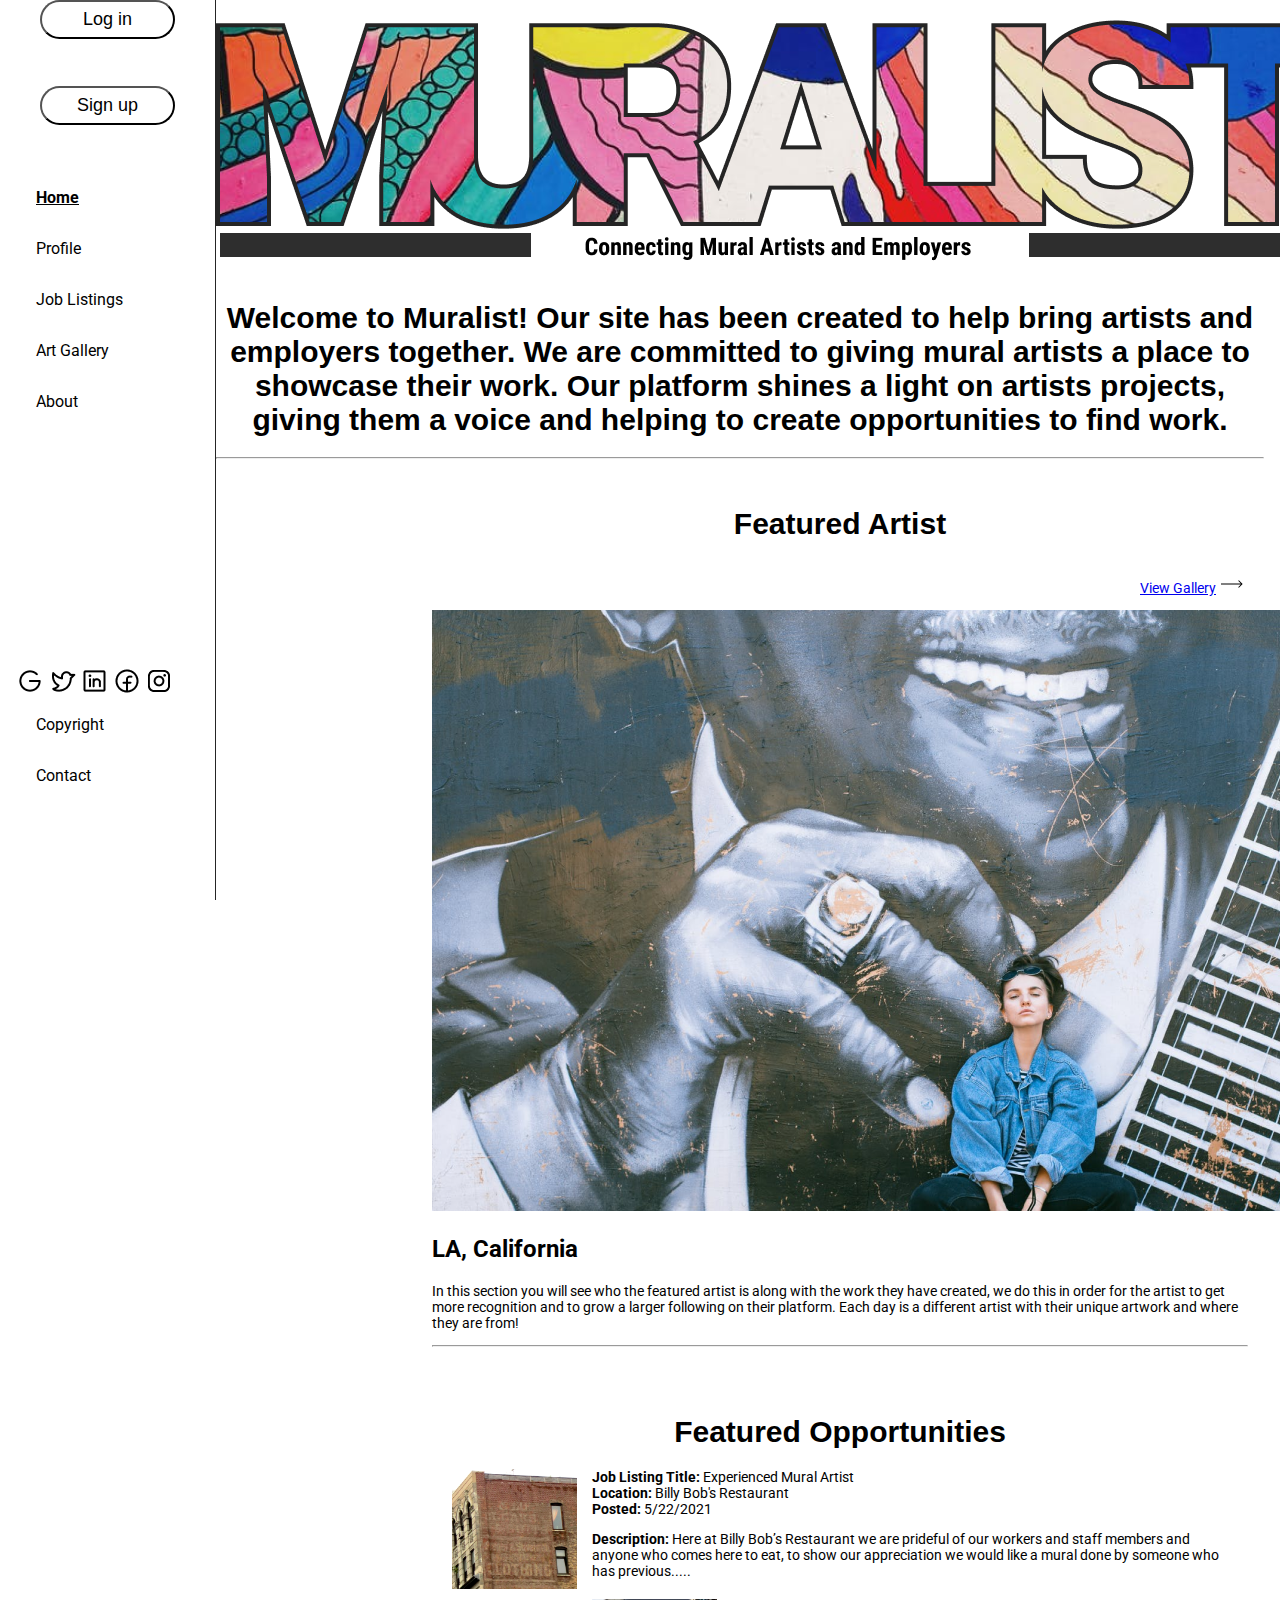
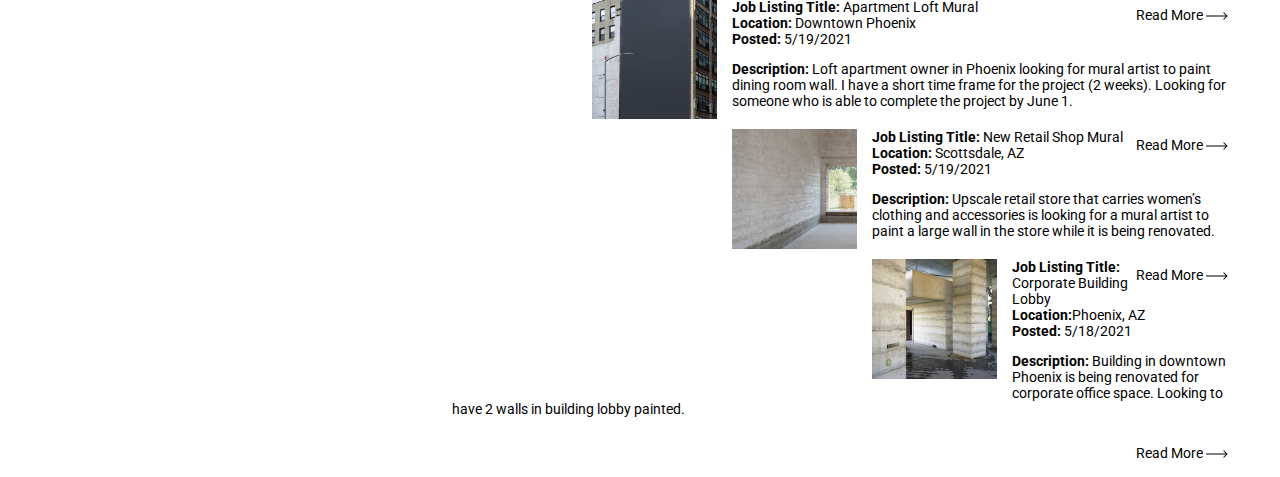
<file: index.html>
<!DOCTYPE html>
<html>
<head>
<meta name="viewport" content="width=device-width, initial-scale=1.0">
<title>Muralist</title>
<link href="https://cdn.jsdelivr.net/npm/bootstrap@5.0.1/dist/css/bootstrap.min.css" rel="stylesheet" integrity="sha384-+0n0xVW2eSR5OomGNYDnhzAbDsOXxcvSN1TPprVMTNDbiYZCxYbOOl7+AMvyTG2x" crossorigin="anonymous">
<link rel="preconnect" href="https://fonts.gstatic.com">
<link href="https://fonts.googleapis.com/css2?family=Roboto:wght@300;400;500;700;900&display=swap" rel="stylesheet"> 
<link rel="stylesheet" href="style.css" type="text/css">
</head>
<body>

<div class="sidebar">
    <button class="button mt-5 mb-3">Log in</button>
    <button class="button mb-3">Sign up</button>
<a class="active" style="margin-left: 20px;" href="#home">Home</a>
      <a style="margin-left: 20px;" href="https://karapage.github.io/muralist/Profile/profile.html">Profile</a>
      <a style="margin-left: 20px;" href="/Job-Listings/job-listings.html">Job Listings</a>
      <a style="margin-left: 20px;" href=“#artgallery”>Art Gallery</a>
      <a style="margin-left: 20px;" href=“#about”>About</a>

  <div class="down">
    <div class="icons">
        <img src="GoogleLogo.png" alt="google">
        <img src="TwitterLogo.png" alt="twitter">
        <img src="LinkedinLogo.png" alt="linkedin">
        <img src="FacebookLogo.png" alt="facebook">
        <img src="InstagramLogo.png" alt="instagram">
      </div>
            <a style="margin-left: 20px;" href="#copyright">Copyright</a>
            <a style="margin-left: 20px;" href="#contact">Contact</a>

    
      </div>
  </div>
</div>

<div class="content">
    <div class="container">
        <!--logo and statement-->
<div class="section">
    <div class="container">
    <div class="text-center">
        <img class="img-fluid mb-2" src="MURALIST.png" alt="muralistlogo">
        <img class="img-fluid mb-3" src="Group%2035.png" alt="slogan">
        <h1>Welcome to Muralist! Our site has been created to help bring artists and employers together. We are committed to giving mural artists a place to showcase their work. Our platform shines a light on artists projects, giving them a voice and helping to create opportunities to find work. </h1>
    <hr>
      </div>
    
    <!--Featured artist-->
    
    <div class="content mx-4">
      <h1><strong>Featured</strong> Artist</h1>
      <div class="readmore"> 
    <p><a href="https://www.google.com">View Gallery</a><img style="padding: 5px;" src="Arrow 6.png"></p>
    </div>
    <img class="img-fluid mb-3" src="Pexels%20Photo%20by%20Travis%20Rupert.png" alt="feat">
    <h2>LA, California</h2>
    <p>In this section you will see who the featured artist is along with the work they have created, we do this in order for the artist to get more recognition and to grow a larger following on their platform. Each day is a different artist with their unique artwork and where they are from!</p>
    <hr>
    </div>
    </div>
    <!--Featured opportunites-->
    
    <div class="content mx-4">
      <div class="container">
       <div class="row">
    
          <div class="col">
            <h1><strong>Featured</strong> Opportunities</h1>
           </div>
        </div>
    
       <div class="row">
        <div class="col listings">
          <img style="float: left; width: 125px; padding: 0px 15px 15px 0px;" src="image%205.png">
          <p><strong>Job Listing Title:</strong> Experienced Mural Artist<br>
          <strong>Location:</strong> Billy Bob's Restaurant<br>
          <strong>Posted:</strong> 5/22/2021</p>
          <p><strong>Description:</strong>  Here at Billy Bob’s Restaurant we are prideful of our workers and staff members and anyone who comes here to eat, to show our appreciation we would like a mural done by someone who has previous.....</p>
          <div class="readmore">
            <p>Read More <img src="Arrow 6.png"></p>
        </div>  
         </div>
    
           <div class="col listings">
           <img style="float: left; width: 125px; padding: 0px 15px 15px 0px;" src="image%209.png">
           <p><strong>Job Listing Title:</strong> Apartment Loft Mural<br>
          <strong>Location:</strong> Downtown Phoenix<br>
           <strong>Posted:</strong> 5/19/2021</p>
      <p><strong>Description:</strong> Loft apartment owner in Phoenix looking for mural artist to paint dining room wall. I have a short time frame for the project (2 weeks). Looking for someone who is able to complete the project by June 1.</p>
      <div class="readmore">
        <p>Read More <img src="Arrow 6.png"></p>
    </div>  
       </div>
       </div>
    
       <div class="row">
        <div class="col listings">
          <img style="float: left; width: 125px; padding: 0px 15px 15px 0px;" src="image%200.png">
          <p><strong>Job Listing Title:</strong> New Retail Shop Mural<br>
          <strong>Location:</strong> Scottsdale, AZ<br>
          <strong>Posted:</strong> 5/19/2021</p>
          <p><strong>Description:</strong>  Upscale retail store that carries women’s clothing and accessories is looking for a mural artist to paint a large wall in the store while it is being renovated.</p>
          <div class="readmore">
            <p>Read More <img src="Arrow 6.png"></p>
        </div>  
         </div>
    
           <div class="col listings">
           <img style="float: left; width: 125px; padding: 0px 15px 15px 0px;" src="image%203.png">
           <p><strong>Job Listing Title:</strong> Corporate Building Lobby<br>
          <strong>Location:</strong>Phoenix, AZ<br>
           <strong>Posted:</strong> 5/18/2021</p>
      <p><strong>Description:</strong>  Building in downtown Phoenix is being renovated for corporate office space. Looking to have 2 walls in building lobby painted. </p>
      <div class="readmore">
        <p>Read More <img src="Arrow 6.png"></p>
    </div>   
       </div>
       </div>
    
      
       </div>   
    </div>
    
     <script src="https://code.jquery.com/jquery-3.2.1.slim.min.js" integrity="sha384-KJ3o2DKtIkvYIK3UENzmM7KCkRr/rE9/Qpg6aAZGJwFDMVNA/GpGFF93hXpG5KkN" crossorigin="anonymous"></script>
     <script src="https://cdnjs.cloudflare.com/ajax/libs/popper.js/1.12.9/umd/popper.min.js" integrity="sha384-ApNbgh9B+Y1QKtv3Rn7W3mgPxhU9K/ScQsAP7hUibX39j7fakFPskvXusvfa0b4Q" crossorigin="anonymous"></script>
     <script src="https://maxcdn.bootstrapcdn.com/bootstrap/4.0.0/js/bootstrap.min.js" integrity="sha384-JZR6Spejh4U02d8jOt6vLEHfe/JQGiRRSQQxSfFWpi1MquVdAyjUar5+76PVCmYl" crossorigin="anonymous"></script>


</body>
</html>
</file>
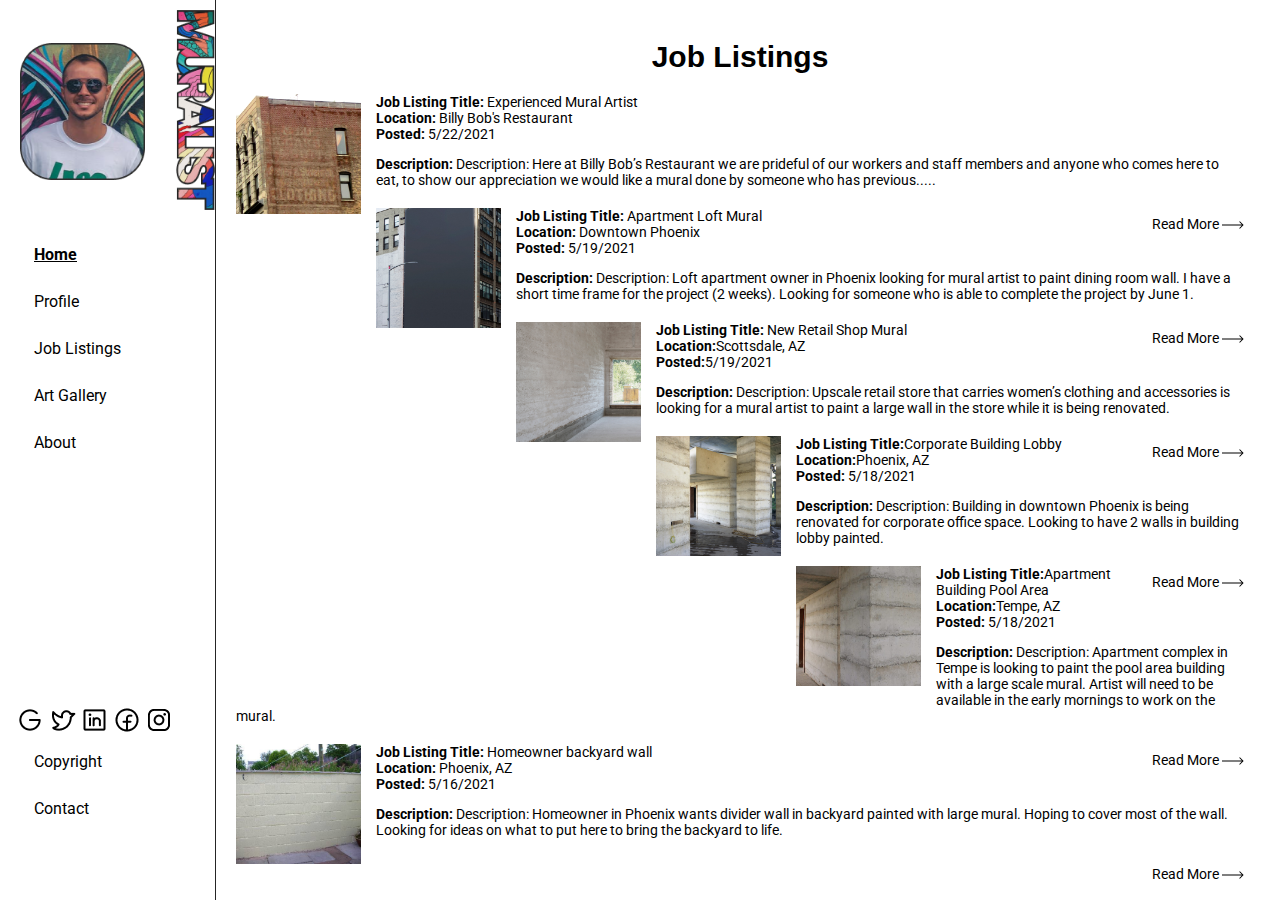
<file: Job-Listings/job-listings.html>
<!DOCTYPE html>
<html>
<head>
<meta name="viewport" content="width=device-width, initial-scale=1.0">
<link href="https://cdn.jsdelivr.net/npm/bootstrap@5.0.1/dist/css/bootstrap.min.css" rel="stylesheet" integrity="sha384-+0n0xVW2eSR5OomGNYDnhzAbDsOXxcvSN1TPprVMTNDbiYZCxYbOOl7+AMvyTG2x" crossorigin="anonymous">
<link rel="preconnect" href="https://fonts.gstatic.com">
<link href="https://fonts.googleapis.com/css2?family=Roboto:wght@300;400;500;700;900&display=swap" rel="stylesheet"> 
<link rel="stylesheet" href="style.css" type="text/css">
</head>
<body>

<div class="sidebar">
    <img style="margin: 43px 0px 47px 20px;" src="ProfilePic1.png" width="125px">
    <img style="float: right; margin-top: 10px;"src="muralistlogo.png" height="200px">
<a style="margin-left: 20px;" class="active" href="#home">Home</a>
<a style="margin-left: 20px;" href="../Profile/profile.html">Profile</a>
<a style="margin-left: 20px;" href="#JobListings">Job Listings</a>
<a style="margin-left: 20px;" href=“#artgallery”>Art Gallery</a>
<a style="margin-left: 20px;" href=“#about”>About</a>
<div class="down">
    <div class="icons">
        <img src="GoogleLogo.png" alt="google">
        <img src="TwitterLogo.png" alt="twitter">
        <img src="LinkedinLogo.png" alt="linkedin">
        <img src="FacebookLogo.png" alt="facebook">
        <img src="InstagramLogo.png" alt="instagram">
      </div>
      <a style="margin-left: 20px;" href="#copyright">Copyright</a>
      <a style="margin-left: 20px;" href="#contact">Contact</a>

      </div>
</div>

<div class="content">
    <div class="container">
        <div class="row">
            <div class="col">
                <h1><strong>Job</strong> Listings</h1>
            </div>
        </div>
        <div class="row">
          <div class="col listings">
            <img style="float: left; width: 125px; padding: 0px 15px 15px 0px;" src="Listing1.png">
            <p><strong>Job Listing Title:</strong> Experienced Mural Artist<br>
            <strong>Location:</strong> Billy Bob's Restaurant<br>
            <strong>Posted:</strong> 5/22/2021</p>
        <p><strong>Description:</strong> Description: Here at Billy Bob’s Restaurant we are prideful of our workers and staff members and anyone who comes here to eat, to show our appreciation we would like a mural done by someone who has previous.....</p>
        <div class="readmore">
        <p>Read More <img src="Arrow 6.png"></p>
    </div>
          </div>
          <div class="col listings">
            <img style="float: left; width: 125px; padding: 0px 15px 15px 0px;" src="Listing2.png">
            <p><strong>Job Listing Title:</strong> Apartment Loft Mural<br>
            <strong>Location:</strong> Downtown Phoenix<br>
            <strong>Posted:</strong> 5/19/2021</p>
        <p><strong>Description:</strong> Description: Loft apartment owner in Phoenix looking for mural artist to paint dining room wall. I have a short time frame for the project (2 weeks). Looking for someone who is able to complete the project by June 1.</p>
        <div class="readmore">
            <p>Read More <img src="Arrow 6.png"></p>
        </div>  
    </div>
        </div>

        <div class="row">
            <div class="col listings">
              <img style="float: left; width: 125px; padding: 0px 15px 15px 0px;" src="Listing3.png">
              <p><strong>Job Listing Title:</strong> New Retail Shop Mural<br>
              <strong>Location:</strong>Scottsdale, AZ<br>
              <strong>Posted:</strong>5/19/2021</p>
          <p><strong>Description:</strong> Description: Upscale retail store that carries women’s clothing and accessories is looking for a mural artist to paint a large wall in the store while it is being renovated.</p>
          <div class="readmore">
          <p>Read More <img src="Arrow 6.png"></p>
      </div>
            </div>
            <div class="col listings">
              <img style="float: left; width: 125px; padding: 0px 15px 15px 0px;" src="Listing4.png">
              <p><strong>Job Listing Title:</strong>Corporate Building Lobby<br>
              <strong>Location:</strong>Phoenix, AZ<br>
              <strong>Posted:</strong> 5/18/2021</p>
          <p><strong>Description:</strong> Description: Building in downtown Phoenix is being renovated for corporate office space. Looking to have 2 walls in building lobby painted.</p>
          <div class="readmore">
              <p>Read More <img src="Arrow 6.png"></p>
          </div>  
      </div>
          </div>

          <div class="row">
            <div class="col listings">
              <img style="float: left; width: 125px; padding: 0px 15px 15px 0px;" src="Listing5.png">
              <p><strong>Job Listing Title:</strong>Apartment Building Pool Area<br>
              <strong>Location:</strong>Tempe, AZ<br>
              <strong>Posted:</strong> 5/18/2021</p>
          <p><strong>Description:</strong> Description:  Apartment complex in Tempe is looking to paint the pool area building with a large scale mural. Artist will need to be available in the early mornings to work on the mural.</p>
          <div class="readmore">
          <p>Read More <img src="Arrow 6.png"></p>
      </div>
            </div>
            <div class="col listings">
              <img style="float: left; width: 125px; padding: 0px 15px 15px 0px;" src="Listing6.png">
              <p><strong>Job Listing Title:</strong> Homeowner backyard wall<br>
              <strong>Location:</strong> Phoenix, AZ<br>
              <strong>Posted:</strong> 5/16/2021</p>
          <p><strong>Description:</strong> Description: Homeowner in Phoenix wants divider wall in backyard painted with large mural. Hoping to cover most of the wall. Looking for ideas on what to put here to bring the backyard to life.</p>
          <div class="readmore">
              <p>Read More <img src="Arrow 6.png"></p>
          </div>  
      </div>
          </div>
</div>

</body>
</html>
</file>
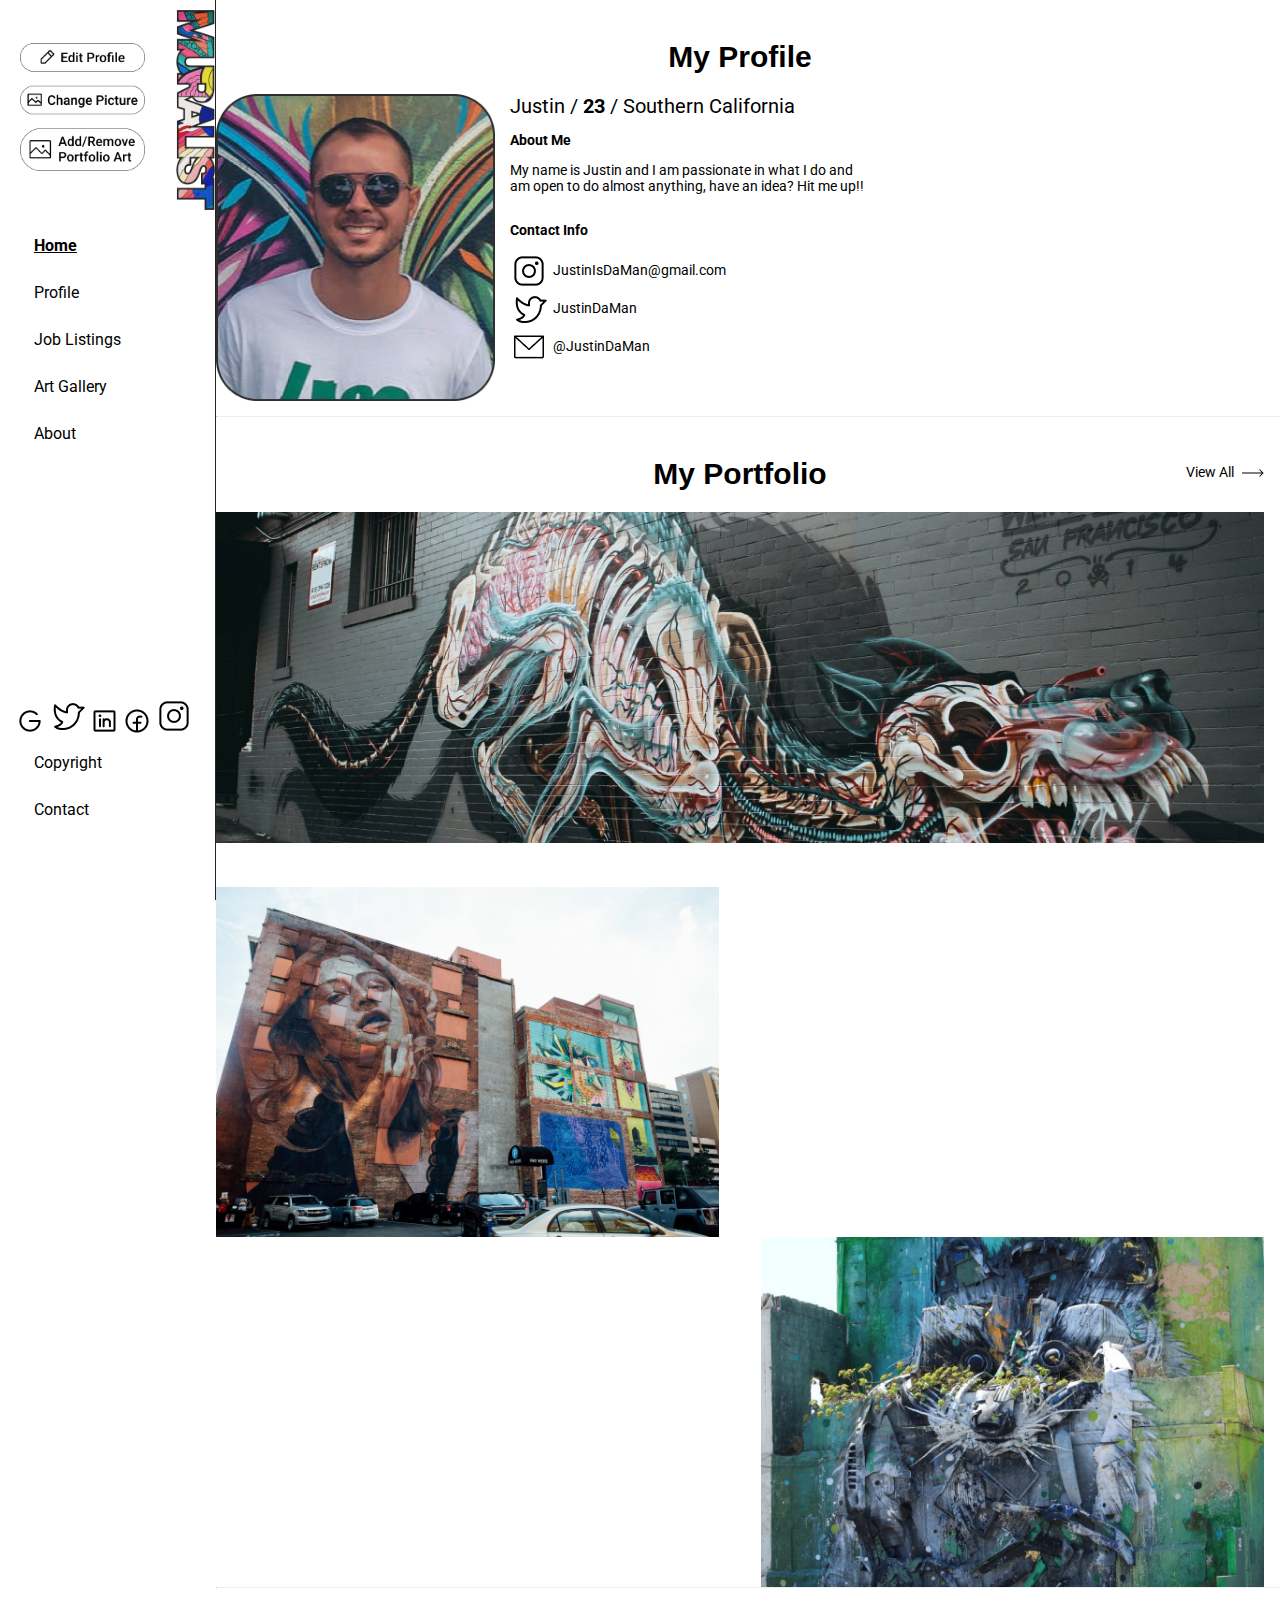
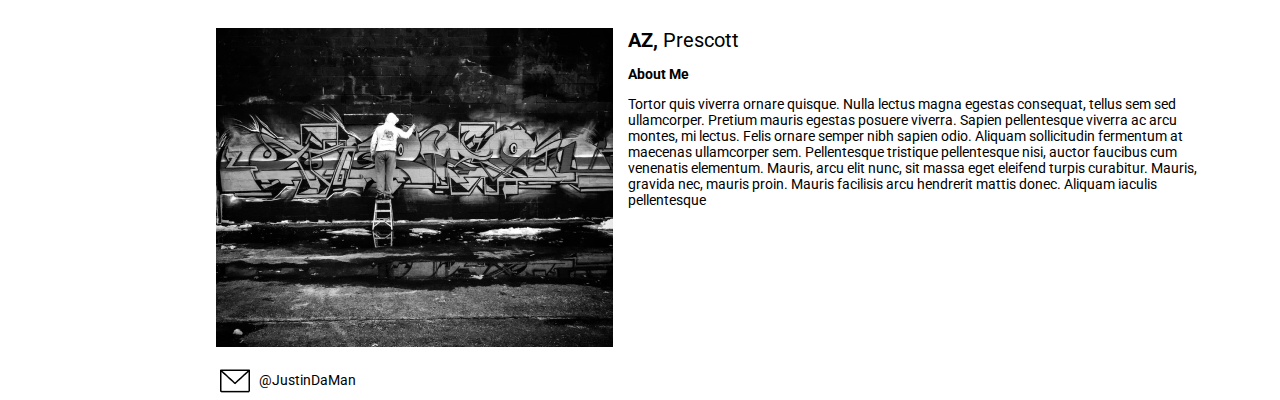
<file: Profile/profile.html>
<!DOCTYPE html>
<html>
<head>
<meta name="viewport" content="width=device-width, initial-scale=1.0">
<link href="https://cdn.jsdelivr.net/npm/bootstrap@5.0.1/dist/css/bootstrap.min.css" rel="stylesheet" integrity="sha384-+0n0xVW2eSR5OomGNYDnhzAbDsOXxcvSN1TPprVMTNDbiYZCxYbOOl7+AMvyTG2x" crossorigin="anonymous">
<link rel="preconnect" href="https://fonts.gstatic.com">
<link href="https://fonts.googleapis.com/css2?family=Roboto:wght@300;400;500;700;900&display=swap" rel="stylesheet"> 
<link rel="stylesheet" href="css/profile.css" type="text/css">
</head>
<body>

    <div class="sidebar">
        <img style="margin: 43px 0px 47px 20px;" src="ProfilePic1.png" width="125px">
        <img style="float: right; margin-top: 10px;" src="muralistlogo.png" height="200px">
    <a style="margin-left: 20px;" class="active" href="#home">Home</a>
      <a style="margin-left: 20px;" href="#profile">Profile</a>
      <a style="margin-left: 20px;" href="../Job-Listings/job-listings.html">Job Listings</a>
      <a style="margin-left: 20px;" href=“#artgallery”>Art Gallery</a>
      <a style="margin-left: 20px;" href=“#about”>About</a>
            <div class="down">
        <div class="icons">
            <img src="GoogleLogo.png" alt="google">
            <img src="TwitterLogo.png" alt="twitter">
            <img src="LinkedinLogo.png" alt="linkedin">
            <img src="FacebookLogo.png" alt="facebook">
            <img src="InstagramLogo.png" alt="instagram">
        </div>
            <a style="margin-left: 20px;" href="#copyright">Copyright</a>
            <a style="margin-left: 20px;" href="#contact">Contact</a>
        
          </div>
        </div>
     </div>

<div class="content">
    <div class="container">
        <div class="row">
            <div class="col">
                <h1><strong>My</strong> Profile</h1>
            </div>
        </div>
        <div class="row">
          <div class="col listings">
            <p2><img style="float: left; width: 279px; padding: 0px 15px 15px 0px;" src="image.png"> Justin / <strong>23</strong> / Southern California</p2>
        
        <div class="about">
            <p style="font-weight: bold">About Me</p>
            <p>My name is Justin and I am passionate in what I
                do and am open to do almost anything, have an idea? Hit me up!!</p>
        </div>   
        
        <div class="contact">
            <p><strong>Contact Info</strong></p>
            <div class="logos">
                <p1><img style="vertical-align: middle; margin-right: 5px;" src="InstagramLogo.png">JustinIsDaMan@gmail.com</p1>
                <p1><img style="vertical-align: middle; margin-right: 5px;" src="TwitterLogo.png">JustinDaMan</p1>
                <p1><img style="vertical-align: middle; margin-right: 5px;" src="Envelope.png">@JustinDaMan</p1>
                      
            </div>
        
        </div>
        
</div>

<hr style="border-top: 1px black; width: 1500px; margin: 20px 0px 40px 0px;">

<div class="portfolio">
    <h1 class="a"><strong>My</strong> Portfolio </h1>
    <p3>View All<img style="margin-left: 8px;" src="Arrow 6.png"></p3>
    
    <div class="Art">
        <img style="width: 100%; margin-bottom: 40px;" src="pic3.jpg">
        <img style="margin-right: 25px; width: 48%; float: left;" src="pic1.jpg">
        <img style="margin-left: 25px; width: 48%; float: right;" src="pic2.jpg">
        </div>
</div>

<hr style="border-top: 1px black; width: 1500px; margin: 50px 0px 40px 0px;">

<div class="col listings">
    <img style="float: left; width: 397px; padding: 0px 15px 15px 0px;" src="pic4.jpg">
    <p2><strong>AZ, </strong>Prescott</p2>
<div class="about2">
    <p style="font-weight: bold">About Me</p>
    <p>Tortor quis viverra ornare quisque. Nulla lectus magna egestas consequat, tellus sem sed ullamcorper.
         Pretium mauris egestas posuere viverra. Sapien pellentesque viverra ac arcu montes, mi lectus. Felis ornare semper nibh sapien odio. 
         Aliquam sollicitudin fermentum at maecenas ullamcorper sem. 
         Pellentesque tristique pellentesque nisi, auctor faucibus cum venenatis elementum.
        Mauris, arcu elit nunc, sit massa eget eleifend turpis curabitur. Mauris, gravida nec, mauris proin. 
        Mauris facilisis arcu hendrerit mattis donec. Aliquam iaculis pellentesque</p>
</div>   

<div class="contact">
    <div class="logos">
        <p1><img style="vertical-align: middle; margin-right: 5px;" src="Envelope.png">@JustinDaMan</p1>
              
    </div>

</div>



</body>
</html>
</file>
<file: style.css>
body {
    margin: 0;
    font-family: 'Roboto', sans-serif;
  }
  
  .sidebar {
    margin: 0;
    padding: 0;
    width: 215px;
    background-color: #ffffff;
    border-right: solid 1px #252525;
    position: fixed;
    height: 100%;
    overflow: auto;
  }
  
  .sidebar a {
    display: block;
    color: black;
    padding: 16px;
    text-decoration: none;
  }
   
  .sidebar a.active {
    text-decoration: underline;
    font-weight: bold;
  }
  
  .sidebar a:hover:not(.active) {
    font-weight: bold;
  }

  .button {
    text-decoration: none;
    font-size: 18px;
    color: black;
    border-radius: 30px;
    width: 135px;
    height: 39px;
    background-color: #ffffff;
    margin-left: 2.5rem;
    margin-bottom: 47px;
    transition-duration: 0.4s;
}

.button:hover {
  background-color: rgb(220,85,120,0.3); 
  color: black;
}

  h1 {
    font-family: 'Roboto Medium', sans-serif;
    font-size: 30px;
    text-align: center;
  }

  h6 {
    font-family: 'Roboto Bold', sans-serif;
    font-size: 14px;
  }

  p {
    font-family: 'Roboto', sans-serif;
    font-size: 14px;
  }
  
  div.content {
    margin-left: 200px;
    padding: 20px 16px;
    height: auto;
  }

  .listings {
      margin: 20px 20px;
  }

  .readmore {
    display: inline;
    float: right;
  }

  .down {
    margin-top: 15rem;
  }
  
  .icons {
    margin-left: 1rem;
  }

  .arrow {
    border: solid black;
    border-width: 0 3px 3px 0;
    display: inline-block;
    padding: 3px;
    margin-left: 60rem;
  }

  .right {
    transform: rotate(-45deg);
    -webkit-transform: rotate(-45deg);
    margin-left: 60rem;
  }
  
  @media screen and (max-width: 700px) {
    .sidebar {
      width: 100%;
      height: auto;
      position: relative;
    }
    .sidebar a {float: left;}
    div.content {margin-left: 0;}
  }
  
  @media screen and (max-width: 400px) {
    .sidebar a {
      text-align: center;
      float: none;
    }
  } } center;
      float: none;
    }
  }
</file>
<file: Job-Listings/style.css>
body {
    margin: 0;
    font-family: 'Roboto', sans-serif;
  }
  
  .sidebar {
    margin: 0;
    padding: 0;
    width: 215px;
    background-color: #ffffff;
    border-right: solid 1px #252525;
    position: fixed;
    height: 100%;
    overflow: auto;
  }
  
  .sidebar a {
    display: block;
    color: black;
    padding: 14px;
    text-decoration: none;
  }
   
  .sidebar a.active {
    text-decoration: underline;
    font-weight: bold;
  }
  
  .sidebar a:hover:not(.active) {
    font-weight: bold;
  }

  .button {
    text-decoration: none;
    font-size: 18px;
    color: black;
    border-radius: 30px;
    width: 135px;
    height: 39px;
    background-color: #ffffff;
    margin-left: 2.5rem;
    transition-duration: 0.4s;
}

.button:hover {
  background-color: rgb(220,85,120,0.3); 
  color: black;
}

  h1 {
    font-family: 'Roboto Medium', sans-serif;
    font-size: 30px;
    text-align: center;
  }

  h6 {
    font-family: 'Roboto Bold', sans-serif;
    font-size: 14px;
  }

  p {
    font-family: 'Roboto', sans-serif;
    font-size: 14px;
  }
  
  div.content {
    margin-left: 200px;
    padding: 20px 16px;
    height: auto;
  }

  .listings {
      margin: 20px 20px;
  }

  .readmore {
    display: inline;
    float: right;
  }

  .down {
    margin-top: 15rem;
  }
  
  .icons {
    margin-left: 1rem;
  }

  .arrow {
    border: solid black;
    border-width: 0 3px 3px 0;
    display: inline-block;
    padding: 3px;
    margin-left: 60rem;
  }

  .right {
    transform: rotate(-45deg);
    -webkit-transform: rotate(-45deg);
    margin-left: 60rem;
  }
  
  @media screen and (max-width: 700px) {
    .sidebar {
      width: 100%;
      height: auto;
      position: relative;
    }
    .sidebar a {float: left;}
    div.content {margin-left: 0;}
  }
  
  @media screen and (max-width: 400px) {
    .sidebar a {
      text-align: center;
      float: none;
    }
  }
</file>
<file: Profile/css/profile.css>
body {
    margin: 0;
    font-family: 'Roboto', sans-serif;
  }
  
/*----------------Nav----------------*/
  
.sidebar {
  margin: 0;
  padding: 0;
  width: 215px;
  background-color: #ffffff;
  border-right: solid 1px #252525;
  position: fixed;
  height: 100%;
  overflow: auto;
}

.sidebar a {
  display: block;
  color: black;
  padding: 14px;
  text-decoration: none;
}
 
.sidebar a.active {
  text-decoration: underline;
  font-weight: bold;
}

.sidebar a:hover:not(.active) {
  font-weight: bold;
}

.button {
  text-decoration: none;
  font-size: 18px;
  color: black;
  border-radius: 30px;
  width: 135px;
  height: 39px;
  background-color: #ffffff;
  margin-left: 2.5rem;
  transition-duration: 0.4s;
}

.button:hover {
background-color: rgb(220,85,120,0.3); 
color: black;
}

.icons {
  margin-left: 1rem;
}

.down {
  margin-top: 15rem;
}

  @media screen and (max-width: 700px) {
    .sidebar {
      width: 100%;
      height: auto;
      position: relative;
    }
    .sidebar a {float: left;}
    div.content {margin-left: 0;}
  }
  
  @media screen and (max-width: 400px) {
    .sidebar a {
      text-align: center;
      float: none;
    }
  }

/*----------------Nav End----------------*/




/*----------------Text----------------*/

h1.a {
  margin: 0px 0px 21px 0px;
}


h1 {
    font-family: 'Roboto Medium', sans-serif;
    font-size: 30px;
    text-align: center;
  }

  h6 {
    font-family: 'Roboto Bold', sans-serif;
    font-size: 14px;
  }

  p {
    font-family: 'Roboto', sans-serif;
    font-size: 14px;
  }
p1 {
font-size: 14px;
align-content: center;
display: block;
font-family: 'Roboto', sans-serif;
}

p2 {
font-size: 20px;
vertical-align: bottom;

}

  strong {
font-weight: bolder;
  }

p3 {
  font-size: 14px;
  font-family: 'Roboto', sans-serif;
  display: block;
  float: right;
  margin: -48px 0px 0px 0px;
}



/*----------------Text End----------------*/


/*----------------Containers----------------*/

  .about {
    width: 650px;
    height: auto;
    
  }
  
  .about2 {
    width: 1000px;
    height: auto;
    
  }

  .logos {
    width: 240px;
    justify-content: left;
    float: left;
  }

  .contact {
    width: 700px;
    float: left;
    vertical-align: middle;
    columns: 1;
  }
  
  div.content {
    margin-left: 200px;
    padding: 20px 16px;
    height: 1440px;
  }

.portfolio {
vertical-align: middle;

}




/*----------------Containers End----------------*/
</file>
